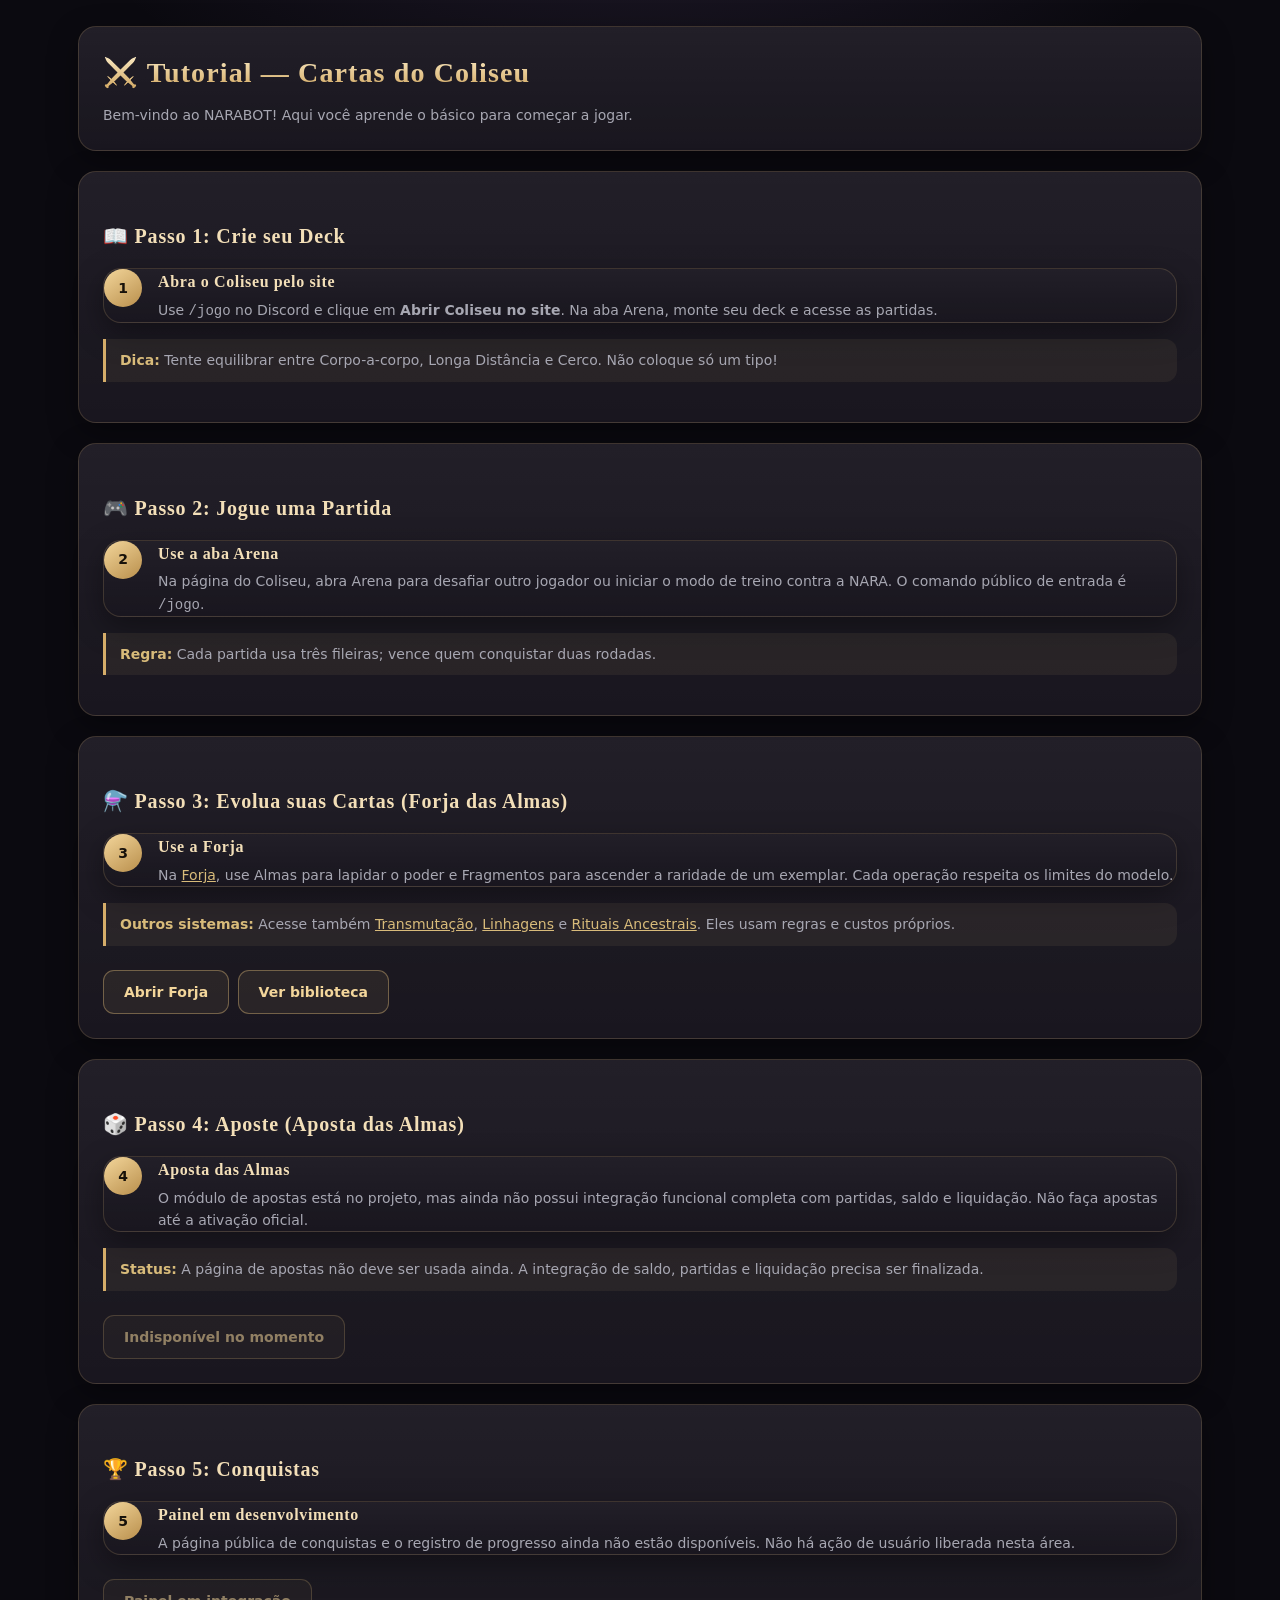
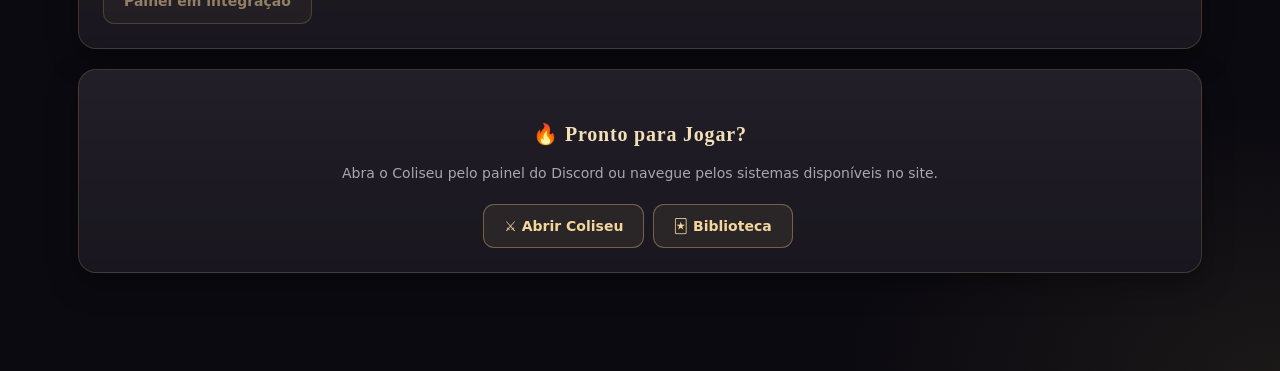
<file: site/tutorial.html>
<!doctype html>
<html lang="pt-BR"><head><meta charset="utf-8"><meta name="viewport" content="width=device-width,initial-scale=1">
<meta name="theme-color" content="#0b0a10"><title>Tutorial — Cartas do Coliseu</title>
<style>
:root{--bg:#0b0a10;--panel:#15131d;--line:rgba(197,170,112,.2);--gold:#d8bb7a;--text:#f0e9df;--muted:#a7a7b2;--radius:14px;--shadow:0 18px 48px rgba(0,0,0,.34)}
*{box-sizing:border-box}body{margin:0;background:var(--bg);color:var(--text);font:14px/1.6 system-ui,sans-serif}
.wrap{max-width:800px;margin:0 auto;padding:28px}
.card{background:var(--panel);border:1px solid var(--line);border-radius:var(--radius);padding:24px;margin-bottom:20px;box-shadow:var(--shadow)}
h1{color:var(--gold);font-size:28px;margin:0 0 8px}h2{color:var(--gold);font-size:20px;margin:24px 0 12px}
h3{color:var(--text);font-size:16px;margin:16px 0 8px}
.step{display:flex;gap:16px;margin:16px 0}.step-num{flex-shrink:0;width:36px;height:36px;background:var(--gold);color:var(--bg);border-radius:50%;display:flex;align-items:center;justify-content:center;font-weight:700}
.step-content{flex:1}.step-content h3{margin:0 0 4px}.step-content p{margin:0;color:var(--muted)}
.tip{background:rgba(197,170,112,.1);border-left:3px solid var(--gold);padding:12px 16px;margin:16px 0;border-radius:0 8px 8px 0;color:var(--muted)}
.tip strong{color:var(--gold)}
.btn{display:inline-block;padding:10px 20px;background:var(--gold);color:var(--bg);text-decoration:none;border-radius:8px;font-weight:600;margin:8px 4px 0 0;transition:transform .2s}
.btn:hover{transform:translateY(-2px)}
.btn-secondary{background:var(--panel2,#171f2c);color:var(--text);border:1px solid var(--line)}
@media(max-width:600px){.wrap{padding:16px}.card{padding:16px}}
</style>
<style id="nb-inline">/* NARABOT — camada final de acabamento visual (carregada por último) */
:root{--r-lg:20px;--card:linear-gradient(180deg,rgba(255,255,255,.045),rgba(255,255,255,.012)),var(--panel,#15131c);--bd:1px solid rgba(224,189,123,.16);--bd-hi:1px solid rgba(224,189,123,.42);--sh:0 10px 34px rgba(0,0,0,.35);--sp:clamp(14px,2vw,24px)}
html{scroll-behavior:smooth}
body{background:radial-gradient(1200px 600px at 50% -10%,rgba(155,120,196,.14),transparent 60%),radial-gradient(900px 500px at 100% 100%,rgba(224,189,123,.07),transparent 55%),var(--bg)}
::selection{background:rgba(224,189,123,.35)}
*{scrollbar-width:thin;scrollbar-color:#4a3f55 transparent}
:focus-visible{outline:2px solid var(--gold-bright,#f3d69b);outline-offset:2px;border-radius:8px}
main{max-width:1360px;margin-inline:auto;padding-inline:var(--sp)}
h1,h2,h3{font-family:Cinzel,Georgia,serif;letter-spacing:.04em}

/* topo */
.hud{background:linear-gradient(180deg,rgba(14,12,20,.97),rgba(10,9,15,.92));border-bottom:1px solid rgba(224,189,123,.28);box-shadow:0 8px 30px rgba(0,0,0,.45)}
.brand b{font-family:Cinzel,serif;letter-spacing:.14em;color:var(--gold-bright)}
.brand small{letter-spacing:.28em;opacity:.7}
.sigil{filter:drop-shadow(0 0 8px rgba(224,189,123,.5))}
.hud .nav{border-radius:10px;transition:background .2s,color .2s}
.hud .nav:hover{background:rgba(224,189,123,.08)}
.hud .nav.active{background:linear-gradient(180deg,rgba(224,189,123,.18),rgba(224,189,123,.05));box-shadow:inset 0 -2px 0 var(--gold)}
.wallet span{background:rgba(0,0,0,.35);border:var(--bd);border-radius:999px;padding:4px 10px}

/* títulos e seções */
.screen-title{margin:22px 0 14px}
.screen-title h1{font-size:clamp(26px,3.4vw,40px);margin:0;background:linear-gradient(180deg,#fff2d0,var(--gold) 75%);-webkit-background-clip:text;background-clip:text;color:transparent}
.eyebrow{font:700 11px Inter,sans-serif;letter-spacing:.22em;color:var(--gold);opacity:.85;text-transform:uppercase}
.section-head{display:flex;align-items:flex-end;justify-content:space-between;gap:14px;margin:26px 0 14px;padding-bottom:10px;border-bottom:1px solid rgba(224,189,123,.14);position:relative}
.section-head::after{content:"";position:absolute;left:0;bottom:-1px;width:64px;height:2px;background:linear-gradient(90deg,var(--gold),transparent)}
.section-head h3{margin:2px 0 0;font-size:clamp(18px,2vw,24px)}
.text-btn{color:var(--gold-bright);text-decoration:none;font-size:13px;white-space:nowrap}
.text-btn:hover{text-decoration:underline}

/* cards */
.hub-card,.pt-card,.effect-card,.cd-box,.sys-group{background:var(--card);border:var(--bd);border-radius:var(--r-lg);box-shadow:var(--sh)}
.hub-card{padding:var(--sp);transition:border-color .2s}
.hub-card:hover{border-color:rgba(224,189,123,.34)}
.hub-hero{border-radius:24px;border:var(--bd-hi);background:radial-gradient(700px 300px at 0 0,rgba(224,189,123,.16),transparent 60%),var(--card);padding:clamp(18px,3vw,36px);box-shadow:var(--sh),inset 0 1px 0 rgba(255,255,255,.06)}
.hub-hero h2{font-size:clamp(28px,4vw,46px);margin:.1em 0}
.hub-chips{display:flex;flex-wrap:wrap;gap:8px;margin:14px 0}
.hub-chips span{background:rgba(0,0,0,.32);border:var(--bd);border-radius:999px;padding:6px 12px;font-size:13px}
.hub-cta{display:flex;flex-wrap:wrap;gap:10px}
.hub-grid{display:grid;grid-template-columns:repeat(auto-fit,minmax(min(100%,340px),1fr));gap:var(--sp);margin:var(--sp) 0}

/* botões e campos */
button.big,a.big,.primary,.secondary{border-radius:12px;transition:transform .18s,filter .18s,box-shadow .18s}
.big:hover,.primary:hover,.secondary:hover{transform:translateY(-2px);filter:brightness(1.1)}
.big:active,.primary:active{transform:none}
.primary,.big.gold{box-shadow:0 6px 20px rgba(224,189,123,.2)}
.seg{display:inline-flex;gap:4px;padding:4px;border-radius:999px;background:rgba(0,0,0,.35);border:var(--bd);max-width:100%;overflow-x:auto}
.seg button{border:0;border-radius:999px;padding:7px 16px;background:transparent;color:var(--muted);transition:.2s}
.seg button.on{background:linear-gradient(180deg,var(--gold-bright),var(--gold));color:#17110a;font-weight:700}
.pt-nav{display:flex;flex-wrap:wrap;gap:8px;margin-bottom:18px}
.pt-pill{border-radius:999px;border:var(--bd);background:rgba(0,0,0,.28);padding:8px 16px;transition:.2s}
.pt-pill.on,.pt-pill:hover{border-color:var(--gold);background:rgba(224,189,123,.14);color:var(--gold-bright)}
input,select,textarea{border-radius:10px;border:1px solid rgba(224,189,123,.2);background:rgba(0,0,0,.35);color:var(--text);transition:border-color .2s,box-shadow .2s}
input:focus,select:focus,textarea:focus{outline:0;border-color:var(--gold);box-shadow:0 0 0 3px rgba(224,189,123,.16)}
.notice{border-radius:12px;border:var(--bd);background:rgba(155,120,196,.1)}

/* sistemas do Coliseu (início) */
.sys-wrap{display:grid;grid-template-columns:repeat(auto-fit,minmax(min(100%,290px),1fr));gap:var(--sp)}
.sys-group{padding:16px;box-shadow:none;background:rgba(0,0,0,.2)}
.sys-group h4{margin:0 0 10px;font:700 12px Cinzel,serif;letter-spacing:.18em;color:var(--gold-bright);text-transform:uppercase}
.sys-link{display:flex;gap:12px;align-items:center;padding:10px;border-radius:12px;color:var(--text);text-decoration:none;border:1px solid transparent;transition:.18s}
.sys-link:hover{background:rgba(224,189,123,.09);border-color:rgba(224,189,123,.3);transform:translateX(3px)}
.sys-ico{width:40px;height:40px;flex:none;display:grid;place-items:center;border-radius:11px;font-size:19px;background:linear-gradient(145deg,rgba(224,189,123,.22),rgba(155,120,196,.14));border:var(--bd)}
.sys-link b{display:block;font-size:14px}
.sys-link small{display:block;color:var(--muted);font-size:12px;line-height:1.35}
.sys-soon{display:flex;flex-wrap:wrap;gap:8px;align-items:center;margin-top:16px;font-size:12px;color:var(--muted)}
.sys-soon span{padding:3px 10px;border-radius:999px;border:1px dashed rgba(224,189,123,.3)}

/* guia, efeitos, ganhos, catálogo */
.effect-grid,.earn-grid,.cat-grid{display:grid;grid-template-columns:repeat(auto-fill,minmax(min(100%,250px),1fr));gap:12px}
.earn-grid{list-style:none;padding:0;margin:14px 0}
.earn-grid li{display:flex;gap:12px;align-items:center;padding:12px 14px;border:var(--bd);border-radius:14px;background:rgba(0,0,0,.22)}
.earn-grid li i{font-size:24px;font-style:normal}
.earn-grid li span{display:block;font-size:13px;color:var(--muted)}
.effect-card{padding:14px 16px;transition:transform .2s,border-color .2s}
.effect-card:hover{transform:translateY(-2px);border-color:rgba(224,189,123,.4)}
.effect-code{font:700 10px Inter,sans-serif;letter-spacing:.16em;color:var(--gold);opacity:.8}
.effect-card h4{margin:.35em 0 .25em;font:700 15px Cinzel,serif}
.effect-card p{margin:0;font-size:13.5px;line-height:1.5;color:var(--muted)}
.effect-group-head{display:flex;justify-content:space-between;align-items:center;margin:24px 0 12px}
.effect-group-head span{font-size:12px;padding:3px 10px;border-radius:999px;background:rgba(224,189,123,.12);color:var(--gold-bright)}
.sec-title{text-align:center;margin:40px 0 18px}
.sec-title h2{margin:.15em 0;font-size:clamp(22px,3vw,32px)}

footer{margin-top:48px;padding:26px 16px;text-align:center;border-top:1px solid rgba(224,189,123,.18);font:700 12px Cinzel,serif;letter-spacing:.2em;color:var(--gold)}
footer span{display:block;margin-top:6px;font:12px Inter,sans-serif;letter-spacing:.04em;color:var(--muted)}
.tab.show{animation:tabIn .35s ease both}
@keyframes tabIn{from{opacity:0;transform:translateY(8px)}}
@media(max-width:700px){.hub-cta .big{flex:1 1 100%}.section-head{flex-wrap:wrap}}
@media(prefers-reduced-motion:reduce){*{animation:none!important;transition:none!important}html{scroll-behavior:auto}}
/* NARABOT — sistemas do Coliseu: visual unificado das páginas internas e do bloco da Início */
body{background:radial-gradient(1000px 520px at 50% -8%,rgba(155,120,196,.16),transparent 60%),radial-gradient(800px 480px at 100% 100%,rgba(224,189,123,.08),transparent 55%),#0b0a10!important;color:#f1ebe0}
main,.wrap{max-width:1180px!important;margin-inline:auto;padding:26px clamp(14px,3vw,28px) 80px!important}
main>p,.wrap>p{max-width:72ch;font-size:15.5px;line-height:1.65}
.sx-nav{position:sticky;top:0;z-index:50;display:flex;align-items:center;gap:12px;padding:10px clamp(12px,3vw,28px);background:rgba(11,10,16,.9);backdrop-filter:blur(12px);border-bottom:1px solid rgba(224,189,123,.22)}
.sx-home{flex:none;color:#f3d69b;text-decoration:none;font-weight:700;font-size:13px;padding:8px 12px;border-radius:10px;border:1px solid rgba(224,189,123,.3)}
.sx-tabs{display:flex;gap:6px;overflow-x:auto;scrollbar-width:none}
.sx-tabs a{flex:none;display:flex;gap:7px;align-items:center;padding:8px 13px;border-radius:999px;color:#b9afc0;text-decoration:none;font-size:13px;font-weight:600;transition:.18s}
.sx-tabs a:hover{color:#f3d69b;background:rgba(224,189,123,.08)}
.sx-tabs a.on{color:#17110a;background:linear-gradient(180deg,#f3d69b,#d5ad69);box-shadow:0 4px 16px rgba(224,189,123,.25)}
.sx-tabs i{font-style:normal}
.top{padding:22px clamp(16px,3vw,30px);margin-bottom:18px;border-radius:22px;border:1px solid rgba(224,189,123,.35);background:radial-gradient(600px 220px at 0 0,rgba(224,189,123,.16),transparent 65%),linear-gradient(180deg,rgba(255,255,255,.04),rgba(255,255,255,.01))}
h1{font-family:Cinzel,Georgia,serif!important;background:linear-gradient(180deg,#fff2d0,#d5ad69 80%);-webkit-background-clip:text;background-clip:text;color:transparent!important}
h2,h3,h4{font-family:Cinzel,Georgia,serif;color:#f3dfb8}
.card,.panel,.recipe,.step,.result,.stat,.lore{background:linear-gradient(180deg,rgba(255,255,255,.05),rgba(255,255,255,.012)),#16131c!important;border:1px solid rgba(224,189,123,.18)!important;border-radius:18px!important;box-shadow:0 10px 30px rgba(0,0,0,.35)}
.card{transition:transform .2s,border-color .2s}
.card:hover{transform:translateY(-3px);border-color:rgba(224,189,123,.5)!important}
.name{font-family:Cinzel,Georgia,serif!important;color:#f3dfb8!important}
.stats .stat b{font:800 24px Cinzel,serif;color:#f3d69b}
.btn{border-radius:11px!important;border:1px solid rgba(224,189,123,.4)!important;background:rgba(224,189,123,.08)!important;color:#f3d69b!important;transition:.18s}
.btn:hover:not(:disabled){transform:translateY(-1px);background:rgba(224,189,123,.18)!important}
.btn.primary{background:linear-gradient(180deg,#f3d69b,#d5ad69)!important;color:#17110a!important;font-weight:800}
input,select,textarea{border-radius:11px!important;border:1px solid rgba(224,189,123,.22)!important;background:rgba(0,0,0,.38)!important;color:#f1ebe0}
input:focus,select:focus,textarea:focus{outline:0;border-color:#d5ad69!important;box-shadow:0 0 0 3px rgba(224,189,123,.16)}
.step-num{display:grid;place-items:center;flex:none;width:38px;height:38px;border-radius:50%;background:linear-gradient(145deg,#f3d69b,#b98f4c);color:#17110a;font-weight:800}
.tip,.note{border-left:3px solid #d5ad69;background:rgba(224,189,123,.07);padding:10px 14px;border-radius:0 12px 12px 0}
.pager{padding:10px;border-radius:999px}
/* bloco da Início */
#coliseu-systems{border-color:rgba(224,189,123,.4);background:radial-gradient(700px 260px at 100% 0,rgba(155,120,196,.14),transparent 60%),var(--card)}
.sys-wrap{gap:18px}.sys-group{padding:18px;border-radius:18px}
.sys-link{padding:12px;margin-bottom:6px;background:rgba(255,255,255,.025);border-color:rgba(224,189,123,.12)}
.sys-link::after{content:"→";margin-left:auto;color:#d5ad69;opacity:0;transition:.18s}
.sys-link:hover::after{opacity:1}
.sys-ico{width:46px;height:46px;font-size:22px}
@media(max-width:600px){.sx-home{display:none}}
.sys-grid{display:grid;grid-template-columns:repeat(auto-fill,minmax(min(100%,250px),1fr));gap:14px}
.sys-card{position:relative;display:flex!important;flex-direction:column;gap:8px;padding:20px 18px 16px;border-radius:18px;text-decoration:none!important;color:#f1ebe0!important;background:linear-gradient(180deg,rgba(255,255,255,.06),rgba(255,255,255,.015)),#16131c;border:1px solid rgba(224,189,123,.3);box-shadow:0 8px 24px rgba(0,0,0,.4);overflow:hidden;transition:transform .2s,border-color .2s,box-shadow .2s}
.sys-card::before{content:"";position:absolute;inset:0 0 auto;height:3px;background:linear-gradient(90deg,#d5ad69,#9b78c4)}
.sys-card:hover{transform:translateY(-4px);border-color:#d5ad69;box-shadow:0 14px 34px rgba(0,0,0,.5)}
.sys-card .sys-ico{width:54px;height:54px;font-size:27px;display:grid;place-items:center;border-radius:14px;background:linear-gradient(145deg,rgba(224,189,123,.25),rgba(155,120,196,.16));border:1px solid rgba(224,189,123,.3)}
.sys-card b{font:700 16px Cinzel,Georgia,serif;letter-spacing:.05em;color:#f3dfb8;text-transform:uppercase}
.sys-card small{color:#b9afc0;font-size:13px;line-height:1.4}
.sys-tag{align-self:flex-start;font:700 10px Inter,sans-serif;letter-spacing:.16em;text-transform:uppercase;color:#d5ad69;padding:3px 9px;border:1px solid rgba(224,189,123,.3);border-radius:999px}
.sys-go{margin-top:auto;padding-top:8px;font-weight:700;font-size:13px;color:#f3d69b}
</style>
</head>
<body>
<div class="wrap">
  <div class="card">
    <h1>⚔️ Tutorial — Cartas do Coliseu</h1>
    <p style="color:var(--muted);margin:0">Bem-vindo ao NARABOT! Aqui você aprende o básico para começar a jogar.</p>
  </div>

  <div class="card">
    <h2>📖 Passo 1: Crie seu Deck</h2>
    <div class="step">
      <div class="step-num">1</div>
      <div class="step-content">
        <h3>Abra o Coliseu pelo site</h3>
        <p>Use <code>/jogo</code> no Discord e clique em <strong>Abrir Coliseu no site</strong>. Na aba Arena, monte seu deck e acesse as partidas.</p>
      </div>
    </div>
    <div class="tip"><strong>Dica:</strong> Tente equilibrar entre Corpo-a-corpo, Longa Distância e Cerco. Não coloque só um tipo!</div>
  </div>

  <div class="card">
    <h2>🎮 Passo 2: Jogue uma Partida</h2>
    <div class="step">
      <div class="step-num">2</div>
      <div class="step-content">
        <h3>Use a aba Arena</h3>
        <p>Na página do Coliseu, abra Arena para desafiar outro jogador ou iniciar o modo de treino contra a NARA. O comando público de entrada é <code>/jogo</code>.</p>
      </div>
    </div>
    <div class="tip"><strong>Regra:</strong> Cada partida usa três fileiras; vence quem conquistar duas rodadas.</div>
  </div>

  <div class="card">
    <h2>⚗️ Passo 3: Evolua suas Cartas (Forja das Almas)</h2>
    <div class="step">
      <div class="step-num">3</div>
      <div class="step-content">
        <h3>Use a Forja</h3>
        <p>Na <a href="/forja" style="color:var(--gold)">Forja</a>, use Almas para lapidar o poder e Fragmentos para ascender a raridade de um exemplar. Cada operação respeita os limites do modelo.</p>
      </div>
    </div>
    <div class="tip"><strong>Outros sistemas:</strong> Acesse também <a href="/transmutacao" style="color:var(--gold)">Transmutação</a>, <a href="/linhagens" style="color:var(--gold)">Linhagens</a> e <a href="/rituais-ancestrais" style="color:var(--gold)">Rituais Ancestrais</a>. Eles usam regras e custos próprios.</div>
    <a href="/forja" class="btn">Abrir Forja</a>
    <a href="/biblioteca-cartas" class="btn btn-secondary">Ver biblioteca</a>
  </div>

  <div class="card">
    <h2>🎲 Passo 4: Aposte (Aposta das Almas)</h2>
    <div class="step">
      <div class="step-num">4</div>
      <div class="step-content">
        <h3>Aposta das Almas</h3>
        <p>O módulo de apostas está no projeto, mas ainda não possui integração funcional completa com partidas, saldo e liquidação. Não faça apostas até a ativação oficial.</p>
      </div>
    </div>
    <div class="tip"><strong>Status:</strong> A página de apostas não deve ser usada ainda. A integração de saldo, partidas e liquidação precisa ser finalizada.</div>
    <span class="btn" style="opacity:.55;cursor:not-allowed">Indisponível no momento</span>
  </div>

  <div class="card">
    <h2>🏆 Passo 5: Conquistas</h2>
    <div class="step">
      <div class="step-num">5</div>
      <div class="step-content">
        <h3>Painel em desenvolvimento</h3>
        <p>A página pública de conquistas e o registro de progresso ainda não estão disponíveis. Não há ação de usuário liberada nesta área.</p>
      </div>
    </div>
    <span class="btn" style="opacity:.55;cursor:not-allowed">Painel em integração</span>
  </div>

  <div class="card" style="text-align:center">
    <h2>🔥 Pronto para Jogar?</h2>
    <p style="color:var(--muted);margin:12px 0">Abra o Coliseu pelo painel do Discord ou navegue pelos sistemas disponíveis no site.</p>
    <a href="/" class="btn">⚔️ Abrir Coliseu</a>
    <a href="/biblioteca-cartas" class="btn btn-secondary">🃏 Biblioteca</a>
  </div>
</div>
</body></html>
</file>
